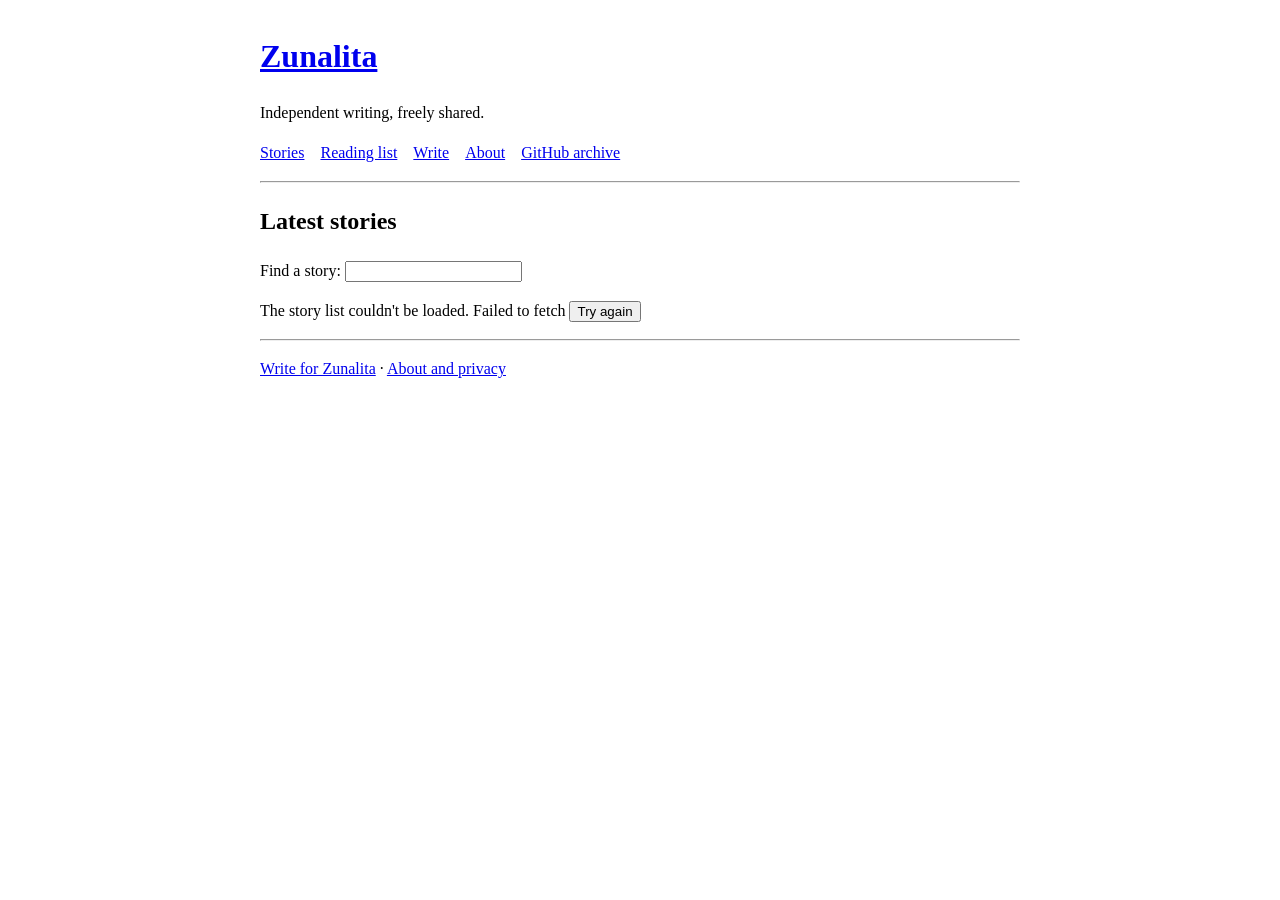
<file: index.html>
<!doctype html>
<html lang="en">
  <head>
    <meta charset="utf-8">
    <meta name="viewport" content="width=device-width, initial-scale=1">
    <title>Zunalita — independent writing</title>
    <link rel="stylesheet" href="assets/css/site.css">
    <script type="module" src="assets/js/pages/home.js"></script>
  </head>
  <body>
    <header>
      <h1><a href="./">Zunalita</a></h1>
      <p>Independent writing, freely shared.</p>
      <nav aria-label="Main navigation">
        <ul>
          <li><a href="#stories">Stories</a></li>
          <li><a href="saved/">Reading list</a></li>
          <li><a href="create/">Write</a></li>
          <li><a href="about/">About</a></li>
          <li><a href="https://github.com/zunalita/posts">GitHub archive</a></li>
        </ul>
      </nav>
      <hr>
    </header>

    <main id="main">
      <h2 id="stories">Latest stories</h2>
      <label for="search">Find a story:</label>
      <input id="search" type="search" autocomplete="off">
      <p id="status" role="status" aria-live="polite">Loading story titles…</p>
      <ul id="story-list"></ul>
      <p id="empty" hidden><span id="empty-message"></span> <button id="clear-search" type="button">Clear search</button></p>
      <noscript><p>Enable JavaScript to load the story archive.</p></noscript>
    </main>

    <footer>
      <hr>
      <p><a href="create/">Write for Zunalita</a> · <a href="about/">About and privacy</a></p>
    </footer>
  </body>
</html>
</file>
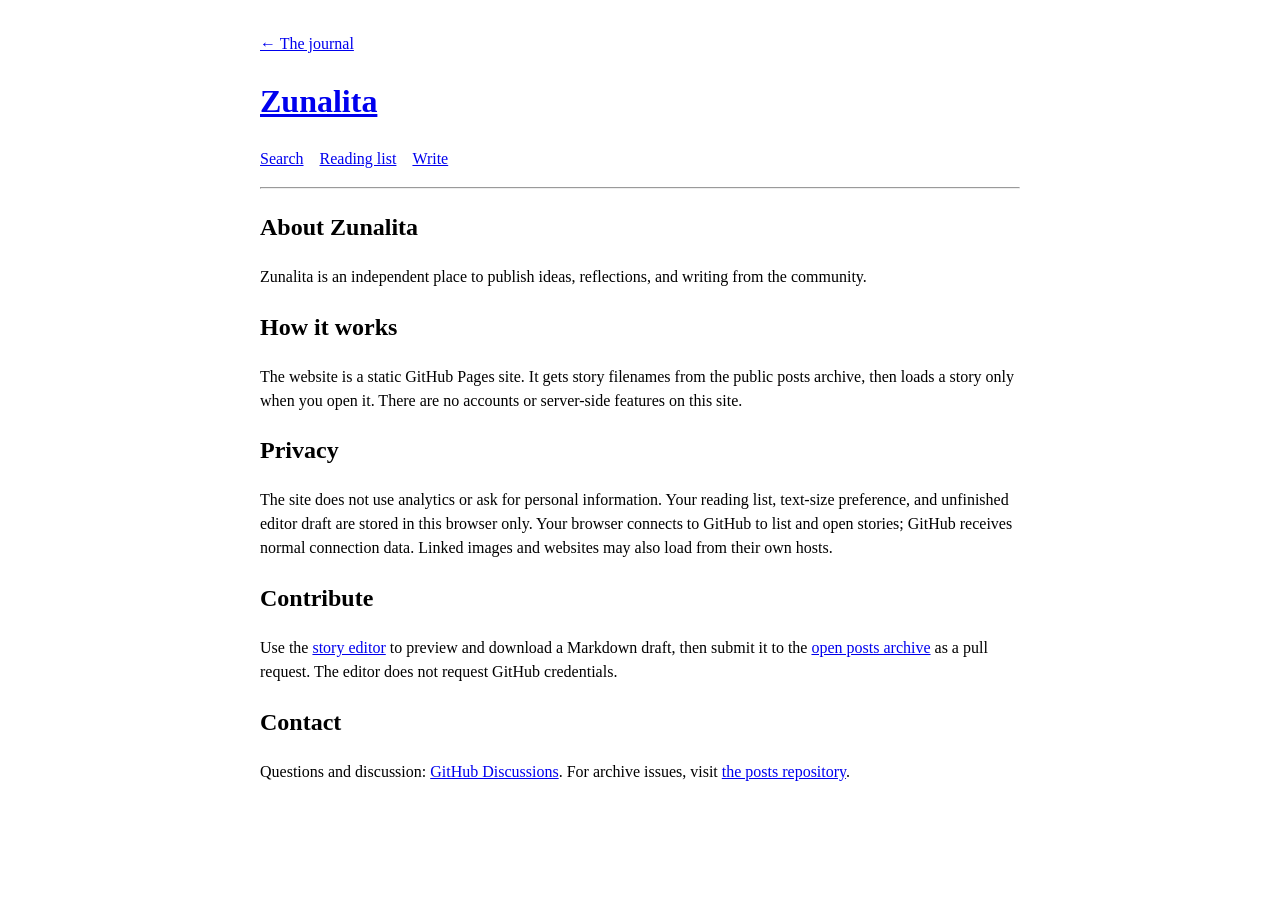
<file: about/index.html>
<!doctype html>
<html lang="en">
  <head>
    <meta charset="utf-8">
    <meta name="viewport" content="width=device-width, initial-scale=1">
    <title>About — Zunalita</title>
    <link rel="stylesheet" href="../assets/css/site.css">
  </head>
  <body>
    <header>
      <p><a href="../#stories">← The journal</a></p>
      <h1><a href="../">Zunalita</a></h1>
      <nav aria-label="Main navigation">
        <ul>
          <li><a href="../#search">Search</a></li>
          <li><a href="../saved/">Reading list</a></li>
          <li><a href="../create/">Write</a></li>
        </ul>
      </nav>
      <hr>
    </header>

    <main>
      <h2>About Zunalita</h2>
      <p>Zunalita is an independent place to publish ideas, reflections, and writing from the community.</p>

      <h2>How it works</h2>
      <p>The website is a static GitHub Pages site. It gets story filenames from the public posts archive, then loads a story only when you open it. There are no accounts or server-side features on this site.</p>

      <h2>Privacy</h2>
      <p>The site does not use analytics or ask for personal information. Your reading list, text-size preference, and unfinished editor draft are stored in this browser only. Your browser connects to GitHub to list and open stories; GitHub receives normal connection data. Linked images and websites may also load from their own hosts.</p>

      <h2>Contribute</h2>
      <p>Use the <a href="../create/">story editor</a> to preview and download a Markdown draft, then submit it to the <a href="https://github.com/zunalita/posts">open posts archive</a> as a pull request. The editor does not request GitHub credentials.</p>

      <h2>Contact</h2>
      <p>Questions and discussion: <a href="https://github.com/zunalita/discussions">GitHub Discussions</a>. For archive issues, visit <a href="https://github.com/zunalita/posts/issues">the posts repository</a>.</p>
    </main>
  </body>
</html>
</file>
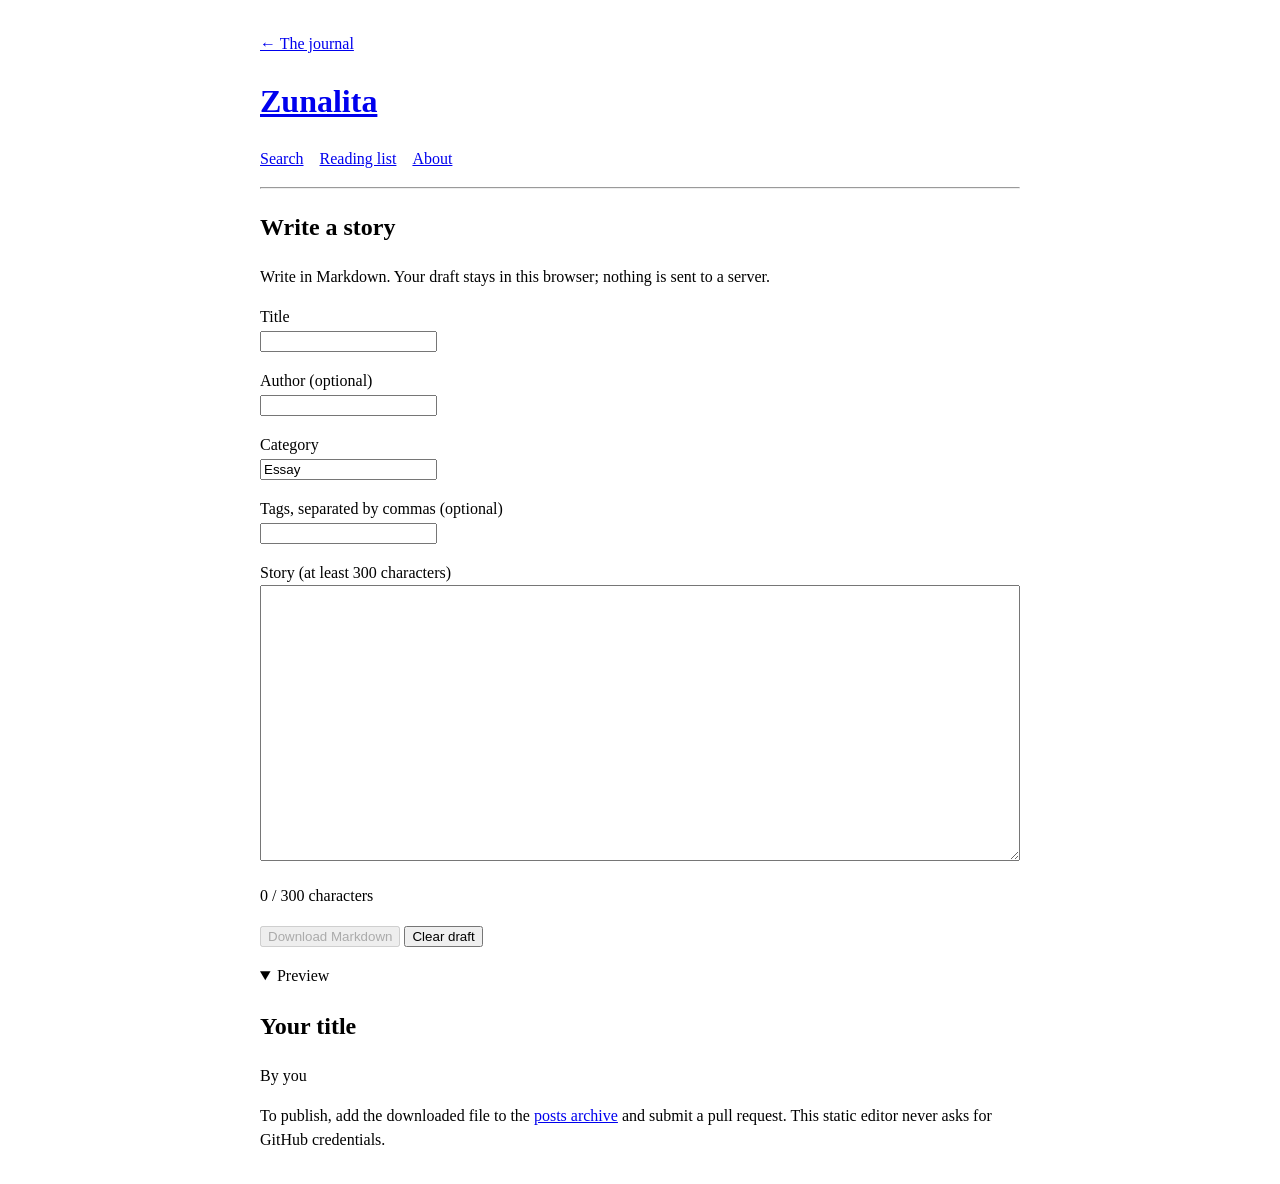
<file: create/index.html>
<!doctype html>
<html lang="en">
  <head>
    <meta charset="utf-8">
    <meta name="viewport" content="width=device-width, initial-scale=1">
    <title>Write a story — Zunalita</title>
    <link rel="stylesheet" href="../assets/css/site.css">
    <script type="module" src="../assets/js/pages/editor.js"></script>
  </head>
  <body>
    <header>
      <p><a href="../#stories">← The journal</a></p>
      <h1><a href="../">Zunalita</a></h1>
      <nav aria-label="Main navigation">
        <ul>
          <li><a href="../#search">Search</a></li>
          <li><a href="../saved/">Reading list</a></li>
          <li><a href="../about/">About</a></li>
        </ul>
      </nav>
      <hr>
    </header>

    <main>
      <h2>Write a story</h2>
      <p>Write in Markdown. Your draft stays in this browser; nothing is sent to a server.</p>
      <form id="editor">
        <p><label for="title">Title</label><br><input id="title" maxlength="160" required></p>
        <p><label for="author">Author (optional)</label><br><input id="author" maxlength="80"></p>
        <p><label for="category">Category</label><br><input id="category" value="Essay" maxlength="50"></p>
        <p><label for="tags">Tags, separated by commas (optional)</label><br><input id="tags" maxlength="160"></p>
        <p><label for="content">Story (at least 300 characters)</label><br><textarea id="content" rows="18" required></textarea></p>
        <p id="count">0 / 300 characters</p>
        <p id="draft-status" role="status" aria-live="polite"></p>
        <p>
          <button id="download" type="button" disabled>Download Markdown</button>
          <button id="clear" type="button">Clear draft</button>
        </p>
      </form>

      <details open>
        <summary>Preview</summary>
        <h2 id="preview-title">Your title</h2>
        <p id="preview-byline"></p>
        <div id="preview-body" class="story-content"></div>
      </details>

      <p>To publish, add the downloaded file to the <a href="https://github.com/zunalita/posts">posts archive</a> and submit a pull request. This static editor never asks for GitHub credentials.</p>
      <noscript><p>Enable JavaScript to use the editor.</p></noscript>
    </main>
  </body>
</html>
</file>
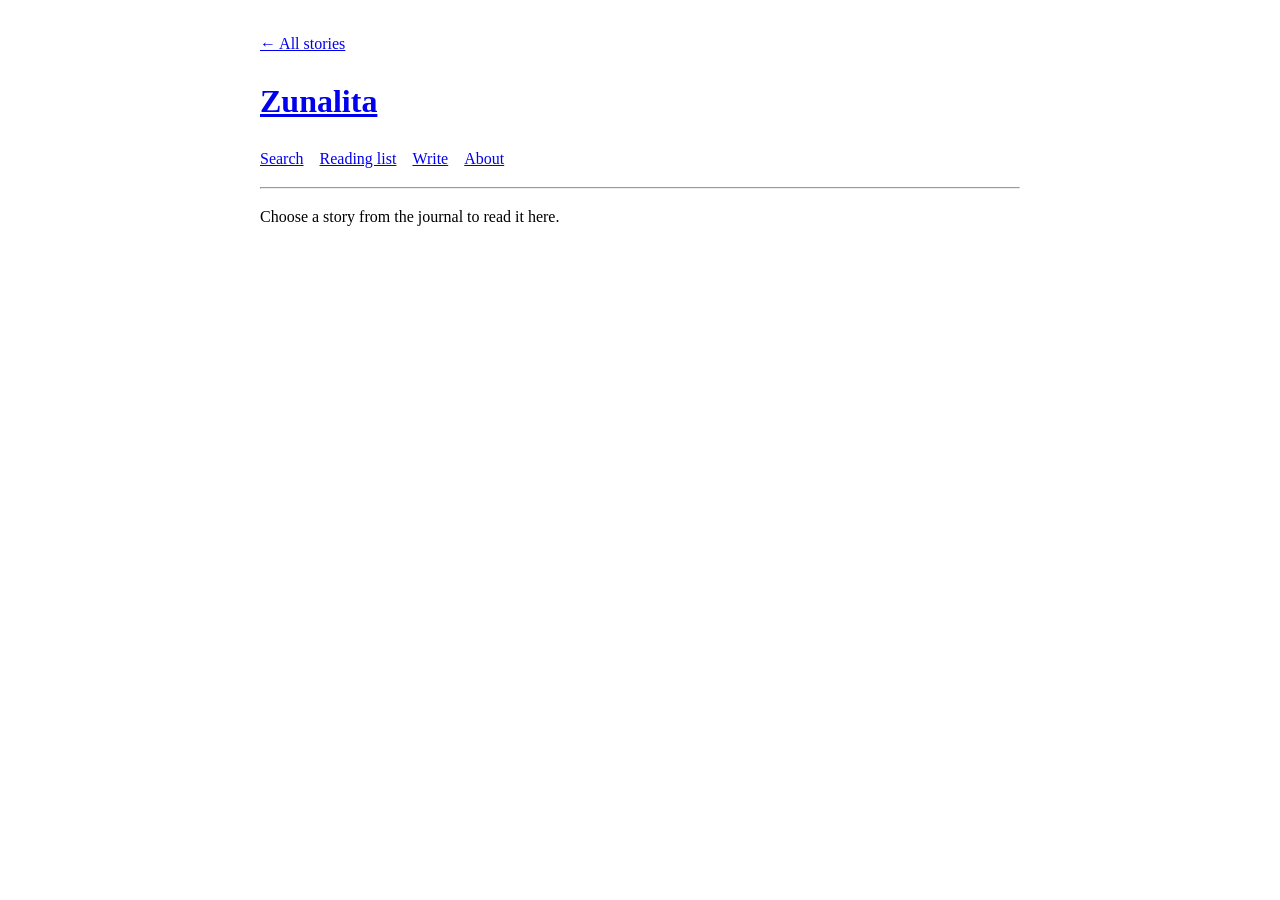
<file: post/index.html>
<!doctype html>
<html lang="en">
  <head>
    <meta charset="utf-8">
    <meta name="viewport" content="width=device-width, initial-scale=1">
    <title>Story — Zunalita</title>
    <link rel="stylesheet" href="../assets/css/site.css">
    <script type="module" src="../assets/js/pages/post.js"></script>
  </head>
  <body>
    <header>
      <p><a href="../#stories">← All stories</a></p>
      <h1><a href="../">Zunalita</a></h1>
      <nav aria-label="Main navigation">
        <ul>
          <li><a href="../#search">Search</a></li>
          <li><a href="../saved/">Reading list</a></li>
          <li><a href="../create/">Write</a></li>
          <li><a href="../about/">About</a></li>
        </ul>
      </nav>
      <hr>
    </header>

    <main>
      <p id="status" role="status" aria-live="polite">Loading story…</p>
      <article id="story" hidden>
        <p><a id="category" href="../#stories"></a></p>
        <h2 id="title"></h2>
        <p id="summary"></p>
        <p id="byline"></p>
        <p>
          <button id="save-story" type="button" aria-pressed="false">Save for later</button>
          <a href="../saved/">View reading list</a>
        </p>
        <div>
          <button id="smaller" type="button" aria-label="Decrease text size">A−</button>
          <button id="larger" type="button" aria-label="Increase text size">A+</button>
          <button id="listen" type="button" aria-pressed="false">Listen</button>
          <span id="reading-status" role="status" aria-live="polite"></span>
        </div>
        <hr>
        <div id="body" class="story-content"></div>
        <hr>
        <p><button id="share" type="button">Share this story</button> <a id="source" href="https://github.com/zunalita/posts">View source</a></p>
        <p>Discuss this story on <a href="https://github.com/zunalita/discussions">GitHub Discussions</a>.</p>
        <p><a href="../#stories">← Back to all stories</a></p>
      </article>
      <noscript><p>Enable JavaScript to load this story from the archive.</p></noscript>
    </main>
  </body>
</html>
</file>
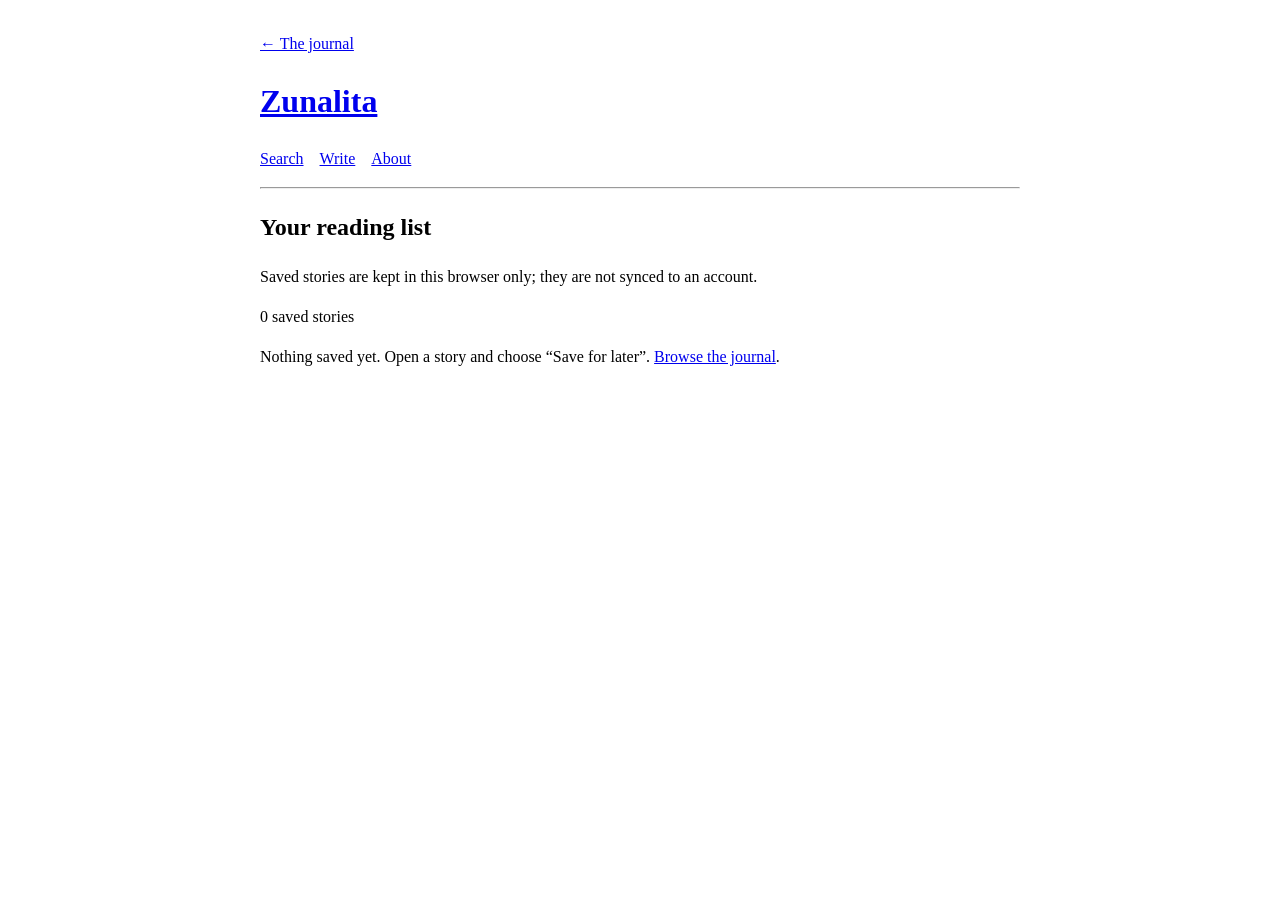
<file: saved/index.html>
<!doctype html>
<html lang="en">
  <head>
    <meta charset="utf-8">
    <meta name="viewport" content="width=device-width, initial-scale=1">
    <title>Reading list — Zunalita</title>
    <link rel="stylesheet" href="../assets/css/site.css">
    <script type="module" src="../assets/js/pages/saved.js"></script>
  </head>
  <body>
    <header>
      <p><a href="../#stories">← The journal</a></p>
      <h1><a href="../">Zunalita</a></h1>
      <nav aria-label="Main navigation">
        <ul>
          <li><a href="../#search">Search</a></li>
          <li><a href="../create/">Write</a></li>
          <li><a href="../about/">About</a></li>
        </ul>
      </nav>
      <hr>
    </header>

    <main>
      <h2>Your reading list</h2>
      <p>Saved stories are kept in this browser only; they are not synced to an account.</p>
      <p id="status" role="status" aria-live="polite"></p>
      <button id="clear-list" type="button" hidden>Clear reading list</button>
      <ul id="saved-list"></ul>
      <p id="empty" hidden>
        Nothing saved yet. Open a story and choose “Save for later”.
        <a href="../#stories">Browse the journal</a>.
      </p>
      <noscript><p>Enable JavaScript to see this browser's saved stories.</p></noscript>
    </main>
  </body>
</html>
</file>
<file: assets/css/site.css>
body {
  max-width: 760px;
  margin: 2rem auto;
  padding: 0 1rem;
  line-height: 1.5;
}

nav ul {
  display: flex;
  flex-wrap: wrap;
  gap: 1rem;
  padding: 0;
  list-style: none;
}

#story-list li {
  margin: 1rem 0;
}

.story-meta {
  color: #555;
}

.story-content {
  overflow-wrap: anywhere;
}

.story-content img {
  max-width: 100%;
  height: auto;
}

textarea {
  width: 100%;
  box-sizing: border-box;
}

:focus-visible {
  outline: 2px solid #d5a900;
  outline-offset: 2px;
}

::selection {
  background: #f5df8b;
}
</file>
